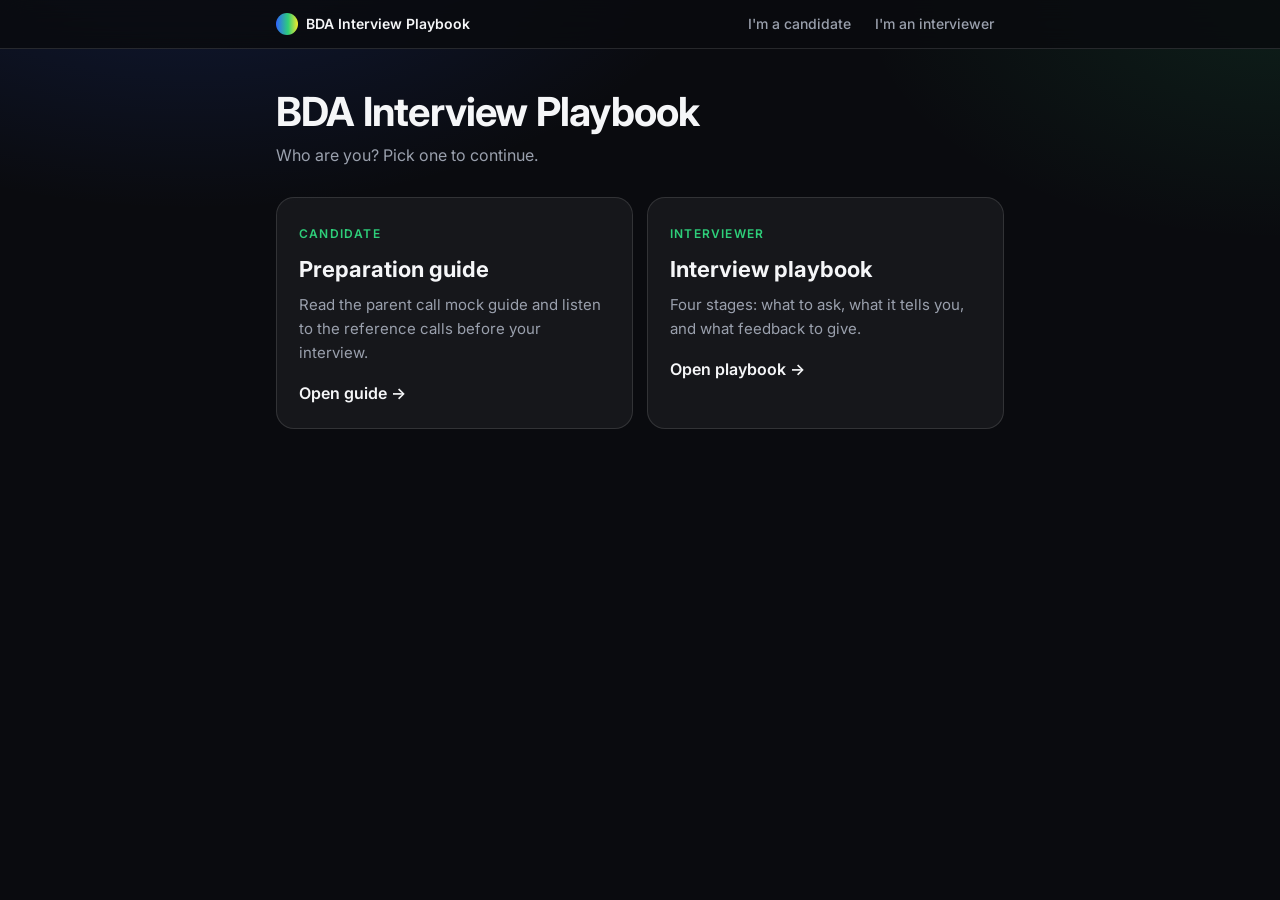
<file: index.html>
<!doctype html>
<html lang="en">
<head>
<meta charset="utf-8">
<meta name="viewport" content="width=device-width,initial-scale=1">
<title>BDA Interview Playbook</title>
<meta name="description" content="NxtWave Academy BDA hiring: interview playbook and candidate preparation guide.">
<link rel="preconnect" href="https://fonts.googleapis.com">
<link rel="stylesheet" href="https://fonts.googleapis.com/css2?family=Inter:wght@400;500;600;700&display=swap">
<link rel="stylesheet" href="/assets/style.css">
</head>
<body>
<nav><div class="in">
  <a class="brand" href="#" data-view="home"><i></i>BDA Interview Playbook</a>
  <a class="l" href="#candidate" data-view="candidate">I'm a candidate</a>
  <a class="l" href="#interviewer" data-view="interviewer">I'm an interviewer</a>
</div></nav>
<main class="wrap">
<section class="view" id="v-home">
  <h1>BDA Interview Playbook</h1>
  <p class="lead">Who are you? Pick one to continue.</p>
  <div class="cards">
    <a class="card" href="#candidate" data-view="candidate">
      <span class="tag">Candidate</span>
      <h3>Preparation guide</h3>
      <p>Read the parent call mock guide and listen to the reference calls before your interview.</p>
      <span class="go">Open guide →</span>
    </a>
    <a class="card" href="#interviewer" data-view="interviewer">
      <span class="tag">Interviewer</span>
      <h3>Interview playbook</h3>
      <p>Four stages: what to ask, what it tells you, and what feedback to give.</p>
      <span class="go">Open playbook →</span>
    </a>
  </div>
</section>
<section class="view" id="v-candidate" hidden>
  <h1>BDA Preparation Guide</h1>
  <p class="lead">Read it, practise it out loud, then make it your own. Listen to the reference calls 2–3 times before your interview.</p>

  <h2>Reference call recordings</h2>
  <p class="small">Copy the feel and tone, not the words. Pick your language.</p>
  <div class="reflinks">
    <a href="https://drive.google.com/file/d/138FF4ypzBbjtVLZQxQ0cQuAf_r6Lls27/view" target="_blank" rel="noopener"><b>Telugu</b><span>Open recording ↗</span></a>
    <a href="https://drive.google.com/file/d/1Iy1oo2NuNmU7bazQ8WlbTvz7xprjuLzr/view?usp=drivesdk" target="_blank" rel="noopener"><b>Hindi</b><span>Open recording ↗</span></a>
    <a href="https://drive.google.com/drive/folders/1NIV-VaGoxEqjUm46GzzhRJw3GqVHi79J" target="_blank" rel="noopener"><b>Malayalam</b><span>Open folder ↗</span></a>
    <a href="https://drive.google.com/file/d/1Mn2KM17v45TzNueVTrJKh2KPz3cmVjiF/view?usp=drivesdk" target="_blank" rel="noopener"><b>Marathi</b><span>Open recording ↗</span></a>
    <a href="https://drive.google.com/file/d/1CWNQLA1jyOS3EF0MHENTrFG1AxPV88xT/view?usp=drivesdk" target="_blank" rel="noopener"><b>Kannada</b><span>Open recording ↗</span></a>
    <a href="https://drive.google.com/file/d/17gVjpm-7Zrr7CdWub6_QseQSfMsu8jQ2/view" target="_blank" rel="noopener"><b>Tamil</b><span>Open recording ↗</span></a>
  </div>

  <h2>Parent Call Mock Guide</h2>
  <div class="pdfbar"><span class="small">Go to page</span>
    <a href="#pg1" class="pj">1</a><a href="#pg2" class="pj">2</a><a href="#pg3" class="pj">3</a><a href="#pg4" class="pj">4</a><a href="#pg5" class="pj">5</a><a href="#pg6" class="pj">6</a>
  </div>
  <figure class="pdfpg" id="pg1"><img src="/prep_pages/p-1.png" alt="Preparation guide, page 1" width="1240" height="1754"><figcaption>Page 1 of 6</figcaption></figure>
  <figure class="pdfpg" id="pg2"><img src="/prep_pages/p-2.png" alt="Preparation guide, page 2" loading="lazy" width="1240" height="1754"><figcaption>Page 2 of 6</figcaption></figure>
  <figure class="pdfpg" id="pg3"><img src="/prep_pages/p-3.png" alt="Preparation guide, page 3" loading="lazy" width="1240" height="1754"><figcaption>Page 3 of 6</figcaption></figure>
  <figure class="pdfpg" id="pg4"><img src="/prep_pages/p-4.png" alt="Preparation guide, page 4" loading="lazy" width="1240" height="1754"><figcaption>Page 4 of 6</figcaption></figure>
  <figure class="pdfpg" id="pg5"><img src="/prep_pages/p-5.png" alt="Preparation guide, page 5" loading="lazy" width="1240" height="1754"><figcaption>Page 5 of 6</figcaption></figure>
  <figure class="pdfpg" id="pg6"><img src="/prep_pages/p-6.png" alt="Preparation guide, page 6" loading="lazy" width="1240" height="1754"><figcaption>Page 6 of 6</figcaption></figure>
</section>
<section class="view" id="v-interviewer" hidden>
  <h1>BDA Interview Playbook</h1>
  <p class="lead">Click a stage to see what to ask, what it tells you, and what feedback to give.</p>
  <dl class="props"><dt>Mock</dt><dd><span class="chip">1 parent mock, with retakes</span></dd></dl>

  <div class="co blue"><span class="lab">One rule</span><p>Everyone deserves a second chance: give feedback, then retake. <b>Judge after the retake.</b></p><p class="small">What is here must be checked. Check more if you wish.</p></div>

  <div class="progress" style="margin-top:14px"><div class="bar"><i id="pbar"></i></div><span id="ptext">0 of 4 done</span><button type="button" class="link" id="preset">Reset</button></div>

  <div class="stepper">
    <button type="button" class="stp on" data-go="1"><span class="num"><span>1</span></span><span class="lbl"><b>Stage 1</b><small>Self intro &amp; background</small></span></button>
    <button type="button" class="stp" data-go="2"><span class="num"><span>2</span></span><span class="lbl"><b>Stage 2</b><small>Role clarity, conviction &amp; need</small></span></button>
    <button type="button" class="stp" data-go="3"><span class="num"><span>3</span></span><span class="lbl"><b>Stage 3</b><small>Parent mock</small></span></button>
    <button type="button" class="stp" data-go="4"><span class="num"><span>4</span></span><span class="lbl"><b>Stage 4</b><small>Alignment &amp; next steps</small></span></button>
  </div>

  <!-- STAGE 1 -->
  <section class="stage" data-step="1">
    <p class="kick">Stage 1</p><h2 class="stage-t">Self intro &amp; background</h2>
    <div class="chips"><span class="chip">Exit reason</span><span class="chip">Ownership vs blaming</span><span class="chip">Seeking support</span></div>

    <div class="co"><span class="lab">Ask</span><p class="say">Introduce yourself and your family.</p><p class="say">What have you done since graduation?</p><p class="say">Why did you leave that — the job, or the preparation — and come to sales?</p></div>

    <div class="subtabs">
      <button type="button" class="subtab on" data-sub="0"><span class="sl">a</span>If they tried for jobs or interviews</button>
      <button type="button" class="subtab" data-sub="1"><span class="sl">b</span>If they worked somewhere</button>
    </div>
    <div class="subpanel" data-sub="0">
      <div class="co"><span class="lab">Ask</span><p class="say">"Tell me about an interview or an attempt that failed. Why did it fail, or what was your part in it?"</p><p class="say">"What did you do next? Who did you go to?"</p></div>
    </div>
    <div class="subpanel" data-sub="1" hidden>
      <div class="co"><span class="lab">Ask</span><p class="say">"Tell me about something that failed in that job. Why did it fail, or what was your part in it?"</p><p class="say">"What did you do next? Who did you go to?"</p></div>
      <div class="co blue"><span class="lab">What it tells you</span><p><b>Exit reason.</b> Growth, money, distance, manager, "didn't like it". Note it as said.</p></div>
    </div>

    <div class="co blue"><span class="lab">What it tells you</span>
      <p><b>Ownership vs blaming.</b> Do they name their own part, or is it the market, the manager, the team, the leads?</p>
      <p><b>Passive waiting vs seeking support.</b> After the failure, did they go to someone and ask, or wait for things to change on their own? Short, specific answers are good. Long excuses are not.</p></div>

    <div class="co yellow"><span class="lab">Give feedback — if there is a communication gap</span><p class="fbq">"Speak a little more confidently. Talk to me the way you would talk to a relative, not the way you read from a page."</p></div>

    <div class="stage-f"><label class="markdone"><input type="checkbox" data-done="1"> Mark stage 1 done</label><div class="nav2"><button type="button" class="btn" data-go="2">Next stage →</button></div></div>
  </section>

  <!-- STAGE 2 -->
  <section class="stage" data-step="2" hidden>
    <p class="kick">Stage 2</p><h2 class="stage-t">Role clarity, conviction &amp; need</h2>
    <div class="chips"><span class="chip">Conviction</span><span class="chip">Job need</span><span class="chip">Role clarity</span></div>

    <div class="co"><span class="lab">Ask</span><p class="say">"Would you have paid for an upskilling program in college, around ₹4,700 a month? Why?"</p></div>
    <div class="co blue"><span class="lab">What it tells you</span><p><b>Conviction.</b> A real reason from their own life means they can believe it for a student. A flat "no" or "don't know" is a flag.</p></div>

    <div class="co"><span class="lab">Ask</span><p class="say">"If you are not selected here, what will you do next?"</p></div>
    <div class="co blue"><span class="lab">What it tells you</span><p><b>Job need.</b> Does this job matter to them now, or is it one of many options?</p></div>

    <div class="co"><span class="lab">Ask</span><p class="say">"What is the hardest thing you've achieved? What did you give up for it?"</p></div>
    <div class="co blue"><span class="lab">What it tells you</span><p><b>Drive.</b> Listen for sacrifice and sustained effort over months, not a one-day event. Note it as evidence under Conviction + Need.</p></div>

    <div class="co"><span class="lab">Ask</span><p class="say">What do you think the BDA role is?</p></div>
    <div class="co purple"><span class="lab">Then clarify</span><p>Calling students and parents to sell a paid course. Rejections will come daily.</p></div>

    <div class="stage-f"><label class="markdone"><input type="checkbox" data-done="2"> Mark stage 2 done</label><div class="nav2"><button type="button" class="btn ghost" data-go="1">← Back</button><button type="button" class="btn" data-go="3">Next stage →</button></div></div>
  </section>

  <!-- STAGE 3 -->
  <section class="stage" data-step="3" hidden>
    <p class="kick">Stage 3</p><h2 class="stage-t">Give instruction → Take mock → Give feedback → Retake → Repeat</h2>
    <div class="chips"><span class="chip">Rapport building</span><span class="chip">Rejection handling</span><span class="chip">Active listening &amp; understanding</span><span class="chip">Coachability</span></div>

    <div class="co purple"><span class="lab">Before you start</span><p>Ask <b>"Did you listen to the reference call?"</b> If not, reschedule.</p></div>

    <div class="subtabs">
      <button type="button" class="subtab on" data-sub="0"><span class="sl">a</span>Mock 1 · rapport &amp; rejection</button>
      <button type="button" class="subtab" data-sub="1"><span class="sl">b</span>Mock 2 · fee &amp; active listening</button>
      <button type="button" class="subtab" data-sub="2"><span class="sl">c</span>Coachability</button>
    </div>

    <div class="subpanel" data-sub="0">
      <div class="co purple"><span class="lab">Instruction 1 · you say</span><p class="say">"You are the CGE, I am the parent. Talk to me as if you speak to your favourite uncle — then only rapport will be built. Start with the intro."</p></div>
      <div class="co blue"><span class="lab">Check · rapport building</span><p>Speaking with feel &amp; emotion <span class="vs">vs</span> reading</p></div>
      <div class="co purple"><span class="lab">Objection · you say</span><p class="say">"We don't need all this now."</p></div>
      <div class="co blue"><span class="lab">Check · rejection handling</span><p>Staying calm <span class="vs">vs</span> panicking</p><p>Trying to make them realise <span class="vs">vs</span> giving up</p></div>
      <div class="co yellow"><span class="lab">Give feedback — if not properly told</span><p class="fbq">"It's not just about joining a course. You want your child to settle well in their career, right? But many are jobless. Only if we know why they are jobless can we guide your child properly, right? That's the guidance we give here."</p><span class="retake">Retake the mock</span></div>
      <p class="small">Stop mock 1 here.</p>
    </div>

    <div class="subpanel" data-sub="1" hidden>
      <div class="co purple"><span class="lab">Instruction 2 · you say</span><p class="say">"Everything is fine for me. Now tell me the fee structure."</p><p>While they are telling it, cut in:</p><p class="say">"I know the fee structure. It is too high."</p></div>
      <div class="co blue"><span class="lab">Check · active listening &amp; understanding</span><p>Asks what they know and what feels high <span class="vs">vs</span> tells the fee structure again</p><p>Understands the core concern <span class="vs">vs</span> focused on telling</p></div>
      <div class="co yellow"><span class="lab">Give feedback — if they repeat the fee or accept the no</span>
        <p class="fbq">"Don't explain the fee again. First ask: 'What makes it feel high — the amount, or whether it will really work for him?'</p>
        <p class="fbq">Then: learning skills is mandatory. If he doesn't learn now, later he goes to Hyderabad or Bengaluru for coaching, and PG rent alone is ₹8–10K a month. Even then he settles for a ₹20–25K job. Here, with about half of that rent, he learns the skills by final year and gets a good package. Venkateswarlu's father ran a small tea shop; they took the step, and he is placed at PayPal. So compared to the outcome, is it still high?"</p>
        <span class="retake">Retake the mock</span></div>
    </div>

    <div class="subpanel" data-sub="2" hidden>
      <div class="co blue"><span class="lab">Check · coachability, across all retakes</span><p>Nothing new to ask. Coachability is the <b>change between the first attempt and the retake</b> in a and b. Did the retake change in the exact way you asked? Look at the change, not the quality.</p></div>
    </div>

    <div class="stage-f"><label class="markdone"><input type="checkbox" data-done="3"> Mark stage 3 done</label><div class="nav2"><button type="button" class="btn ghost" data-go="2">← Back</button><button type="button" class="btn" data-go="4">Next stage →</button></div></div>
  </section>

  <!-- STAGE 4 -->
  <section class="stage" data-step="4" hidden>
    <p class="kick">Stage 4</p><h2 class="stage-t">Alignment &amp; next steps</h2>
    <div class="co"><span class="lab">Ask · alignment</span><p>Work from office at &lt;location&gt; — fine? · Timings 11:30 AM – 9:30 PM? · Week-off on a weekday? · Own laptop? · Notice period?</p><p class="small">A gate, not a score. A clear no on any of these ends it here.</p></div>
    <div class="co purple"><span class="lab">If leaning select · tell them</span><p>₹15K stipend · ₹3.6 LPA after internship · 70 leads, 4 admissions expected · ₹10–20K incentive above 4 · hikes every 3–6 months · BDA → Sr BDA → TL → ABDM → BDM.</p></div>
    <div class="co purple"><span class="lab">Everyone · tell them</span><p>Result in 7–10 days. Then ask <b>"Any questions for me?"</b> Their questions reveal their concerns.</p></div>
    <div class="co blue"><p>Then update the candidate in the <b>ATS tracker</b> while it is fresh.</p></div>
    <div class="stage-f"><label class="markdone"><input type="checkbox" data-done="4"> Mark stage 4 done</label><div class="nav2"><button type="button" class="btn ghost" data-go="3">← Back</button></div></div>
  </section>

  <h2>What we check now vs what we train later</h2>
  <div class="tbl"><table>
    <tr><th>Check now · takes a lot of time to train later</th><th>Train later · do not test</th></tr>
    <tr><td>Speaking with feel · Calm under rejection · Listening before telling · Applying feedback · Owning vs blaming · Seeking support · Conviction + need</td><td>Product details and numbers · Step 3 narrative · CTA wording · Lead prioritisation · VCs and closures · Follow-up discipline</td></tr>
  </table></div>

  <h2>Remember it like this: hire like a cricket opener</h2>
  <ul class="n">
    <li><b>Rejection handling</b> — doesn't flinch at the first bouncer.</li>
    <li><b>Active listening</b> — reads the bowler before swinging.</li>
    <li><b>Coachability</b> — takes the coach's tip into the very next over.</li>
    <li><b>Ownership &amp; seeking support</b> — walks back after a duck and asks what went wrong.</li>
    <li><b>Conviction + Need</b> — plays for the team, not the scoreboard.</li>
  </ul>
</section>
</main>
<script src="/assets/app.js"></script>
</body>
</html>
</file>
<file: assets/style.css>
:root{
  --bg:#0A0B0F;--panel:rgba(255,255,255,.05);--panel2:rgba(255,255,255,.09);--ink:#F5F6F8;--muted:#9AA0AD;--line:rgba(255,255,255,.12);--hover:rgba(255,255,255,.06);
  --blue:#2F63FF;--green:#2ECF7A;--yellow:#F5E92A;--t-blue:#5B8CFF;
  --c-blue:rgba(47,99,255,.14);--c-green:rgba(46,207,122,.10);--c-yellow:rgba(255,255,255,.05);
  --grad:linear-gradient(90deg,var(--blue) 0%,var(--green) 55%,var(--yellow) 100%);
  --font:Inter,-apple-system,"Segoe UI",system-ui,sans-serif;color-scheme:dark;
}
*{box-sizing:border-box}
html{scroll-behavior:smooth}
body{margin:0;background:var(--bg);background-image:radial-gradient(900px 500px at 15% -10%,rgba(47,99,255,.18),transparent 60%),radial-gradient(700px 400px at 100% 0%,rgba(46,207,122,.10),transparent 60%);background-attachment:fixed;color:var(--ink);font-family:var(--font);font-size:16px;line-height:1.6;-webkit-font-smoothing:antialiased}
a{color:var(--t-blue)}
nav{position:sticky;top:0;z-index:9;background:rgba(10,11,15,.85);backdrop-filter:blur(14px);-webkit-backdrop-filter:blur(14px);border-bottom:1px solid var(--line)}
nav .in{max-width:760px;margin:0 auto;display:flex;align-items:center;gap:4px;padding:8px 16px;flex-wrap:wrap}
nav .brand{font-weight:600;font-size:14px;margin-right:auto;display:flex;align-items:center;gap:8px;color:var(--ink);text-decoration:none}
nav .brand i{display:inline-block;width:22px;height:22px;border-radius:50%;background:var(--grad)}
nav a.l{text-decoration:none;font-size:14px;font-weight:500;padding:5px 10px;border-radius:6px;color:var(--muted)}
nav a.l:hover{background:var(--hover);color:var(--ink)}
nav a.l.on{background:var(--panel2);color:var(--ink);box-shadow:inset 0 -2px 0 0 var(--green)}
.wrap{max-width:760px;margin:0 auto;padding:0 16px 96px}
h1{font-size:40px;line-height:1.15;font-weight:700;margin:40px 0 8px;letter-spacing:-.02em;text-wrap:balance}
h2{font-size:22px;line-height:1.3;font-weight:600;margin:40px 0 6px;border-left:3px solid var(--green);padding-left:12px}
p{margin:0 0 6px}
.lead{color:var(--muted);margin-bottom:18px}
.small{font-size:14px;color:var(--muted)}
.chip{display:inline-block;border-radius:999px;padding:2px 10px;font-size:13px;background:var(--panel2);border:1px solid var(--line);font-weight:500}
.chips{display:flex;flex-wrap:wrap;gap:6px;margin-top:10px}
.props{display:grid;grid-template-columns:100px 1fr;gap:6px 12px;font-size:14px;margin:18px 0 22px}
.props dt{color:var(--muted)}.props dd{margin:0}
/* callouts */
.co{border-radius:14px;padding:14px 16px;margin:8px 0;background:var(--panel);border:1px solid var(--line);font-size:15px;line-height:1.55}
.co .lab{display:block;font-size:12px;font-weight:600;letter-spacing:.05em;text-transform:uppercase;color:var(--green);margin-bottom:4px}
.co p+p{margin-top:6px}
.co.blue{background:var(--c-blue)}
.co.purple{background:var(--c-blue)}
.co.yellow{border-left:3px solid var(--yellow)}
.co.yellow .lab{color:var(--yellow)}
.co.green{background:var(--c-green);border-color:rgba(46,207,122,.3)}
.say{font-size:17px;font-weight:500}
.fbq{font-style:italic}
.vs{display:inline-block;margin:0 6px;padding:0 6px;border-radius:4px;background:var(--panel2);color:var(--muted);font-size:12px;font-weight:600;text-transform:uppercase;letter-spacing:.06em}
.retake{display:inline-block;margin-top:8px;font-size:12px;font-weight:600;letter-spacing:.05em;text-transform:uppercase;background:var(--grad);color:#0A0B0F;border-radius:999px;padding:5px 12px}
/* progress + stepper */
.progress{display:flex;align-items:center;gap:10px;font-size:13px;color:var(--muted);margin:0 0 6px}
.progress .bar{flex:1 1 100px;height:4px;border-radius:2px;background:rgba(255,255,255,.15);overflow:hidden}
.progress .bar i{display:block;height:100%;width:0;background:var(--grad);transition:width .3s}
button.link{background:none;border:0;color:var(--muted);font:inherit;font-size:13px;padding:2px 6px;cursor:pointer;text-decoration:underline}
.stepper{display:grid;grid-template-columns:repeat(4,1fr);gap:10px;margin:18px 0 22px}
.stp{display:flex;align-items:center;gap:10px;background:var(--panel2);border:1px solid var(--line);border-radius:12px;padding:10px 12px;color:var(--ink);font:inherit;cursor:pointer;text-align:left;min-width:0}
.stp:hover{background:var(--hover)}
.stp .num{flex:none;width:28px;height:28px;border-radius:50%;display:flex;align-items:center;justify-content:center;font-weight:700;font-size:13px;background:var(--panel2);border:1px solid var(--line)}
.stp .lbl{min-width:0;line-height:1.2}
.stp .lbl b{display:block;font-size:13px}
.stp .lbl small{display:block;font-size:11.5px;color:var(--muted);margin-top:2px;white-space:nowrap;overflow:hidden;text-overflow:ellipsis}
.stp.on{box-shadow:0 0 0 1.5px var(--green) inset}
.stp.on .num{background:var(--grad);color:#0A0B0F;border-color:transparent}
.stp.done .num{background:var(--green);color:#0A0B0F;border-color:transparent}
.stp.done .num span{display:none}.stp.done .num::before{content:"✓"}
@media (max-width:720px){.stepper{gap:6px}.stp{flex-direction:column;gap:6px;padding:8px 4px;text-align:center}.stp .lbl small{display:none}.stp .lbl b{font-size:11px}}
.stage{background:var(--panel);border:1px solid var(--line);border-radius:18px;padding:22px 22px 18px}
@media (max-width:560px){.stage{padding:16px 14px}h1{font-size:32px}}
.stage[hidden],.subpanel[hidden]{display:none}
.kick{margin:0 0 4px;font-size:12px;letter-spacing:.12em;text-transform:uppercase;color:var(--muted);font-weight:600}
.stage-t{margin:0;border:0;padding:0;font-size:24px}
.stage-f{display:flex;align-items:center;justify-content:space-between;gap:12px;flex-wrap:wrap;margin-top:18px;padding-top:14px;border-top:1px solid var(--line)}
.markdone{display:flex;align-items:center;gap:8px;font-size:14px;color:var(--muted);cursor:pointer}
.markdone input{width:18px;height:18px;accent-color:var(--green);margin:0}
.nav2{display:flex;gap:8px}
.btn{display:inline-block;background:var(--grad);color:#0A0B0F;text-decoration:none;font-weight:600;border-radius:999px;padding:10px 18px;font-size:15px;border:0;cursor:pointer;font-family:inherit}
.btn.ghost{background:var(--panel);color:var(--ink);border:1px solid var(--line)}
.subtabs{display:flex;gap:6px;flex-wrap:wrap;margin:14px 0 10px}
.subtab{display:flex;align-items:center;gap:8px;background:transparent;border:1px solid var(--line);border-radius:999px;padding:7px 12px 7px 7px;color:var(--muted);font:inherit;font-size:13.5px;font-weight:500;cursor:pointer;text-align:left}
.subtab .sl{width:22px;height:22px;border-radius:50%;display:flex;align-items:center;justify-content:center;font-size:12px;font-weight:700;background:var(--panel2);border:1px solid var(--line);color:var(--ink)}
.subtab.on{color:var(--ink);border-color:var(--green);background:var(--c-green)}
.subtab.on .sl{background:var(--green);color:#0A0B0F;border-color:transparent}
button:focus-visible,a:focus-visible,input:focus-visible{outline:2px solid var(--green);outline-offset:2px}
.tbl{overflow-x:auto;margin:10px 0}
table{width:100%;border-collapse:collapse;font-size:14.5px}
th,td{text-align:left;padding:8px 10px;border:1px solid var(--line);vertical-align:top}
th{background:var(--c-blue);font-size:13.5px}
ul.n{margin:6px 0;padding-left:22px}ul.n li{margin:4px 0}
/* prep guide */
.pdfbar{display:flex;flex-wrap:wrap;align-items:center;gap:6px;margin:6px 0 16px}
.pj{display:inline-flex;align-items:center;justify-content:center;width:34px;height:34px;border-radius:50%;border:1px solid var(--line);background:var(--panel2);color:var(--ink);text-decoration:none;font-size:13px;font-weight:600}
.pj:hover{background:var(--hover)}
.pdfpg{margin:0 0 22px;scroll-margin-top:70px}
.pdfpg img{display:block;width:100%;height:auto;border-radius:10px;box-shadow:0 8px 30px rgba(0,0,0,.45);background:#fff}
.pdfpg figcaption{text-align:center;font-size:13px;color:var(--muted);margin-top:8px}
.reflinks{display:grid;grid-template-columns:repeat(auto-fill,minmax(160px,1fr));gap:10px;margin:12px 0 40px}
.reflinks a{display:block;padding:14px 16px;border:1px solid var(--line);border-radius:12px;background:var(--panel2);color:var(--ink);text-decoration:none}
.reflinks a:hover{background:var(--hover);border-color:var(--green)}
.reflinks b{display:block;font-size:16px}.reflinks span{display:block;font-size:13px;color:var(--green);margin-top:4px}
/* landing */
.cards{display:grid;grid-template-columns:1fr 1fr;gap:14px;margin:28px 0}
@media (max-width:600px){.cards{grid-template-columns:1fr}}
.card{display:block;text-decoration:none;color:var(--ink);background:var(--panel);border:1px solid var(--line);border-radius:18px;padding:22px}
.card:hover{border-color:var(--green);background:var(--hover)}
.card .tag{font-size:12px;letter-spacing:.1em;text-transform:uppercase;color:var(--green);font-weight:600}
.card h3{margin:6px 0;font-size:22px}
.card p{color:var(--muted);font-size:15px}
.card .go{display:inline-block;margin-top:10px;font-weight:600;color:var(--ink)}
@media print{nav,.nav2,.markdone,.progress,.stepper,.subtabs{display:none}.stage[hidden]{display:block}.subpanel[hidden]{display:block}body{background:#fff;color:#000}}
.view[hidden]{display:none}
.card .go{display:inline-block;margin-top:10px;font-weight:600}
</file>
